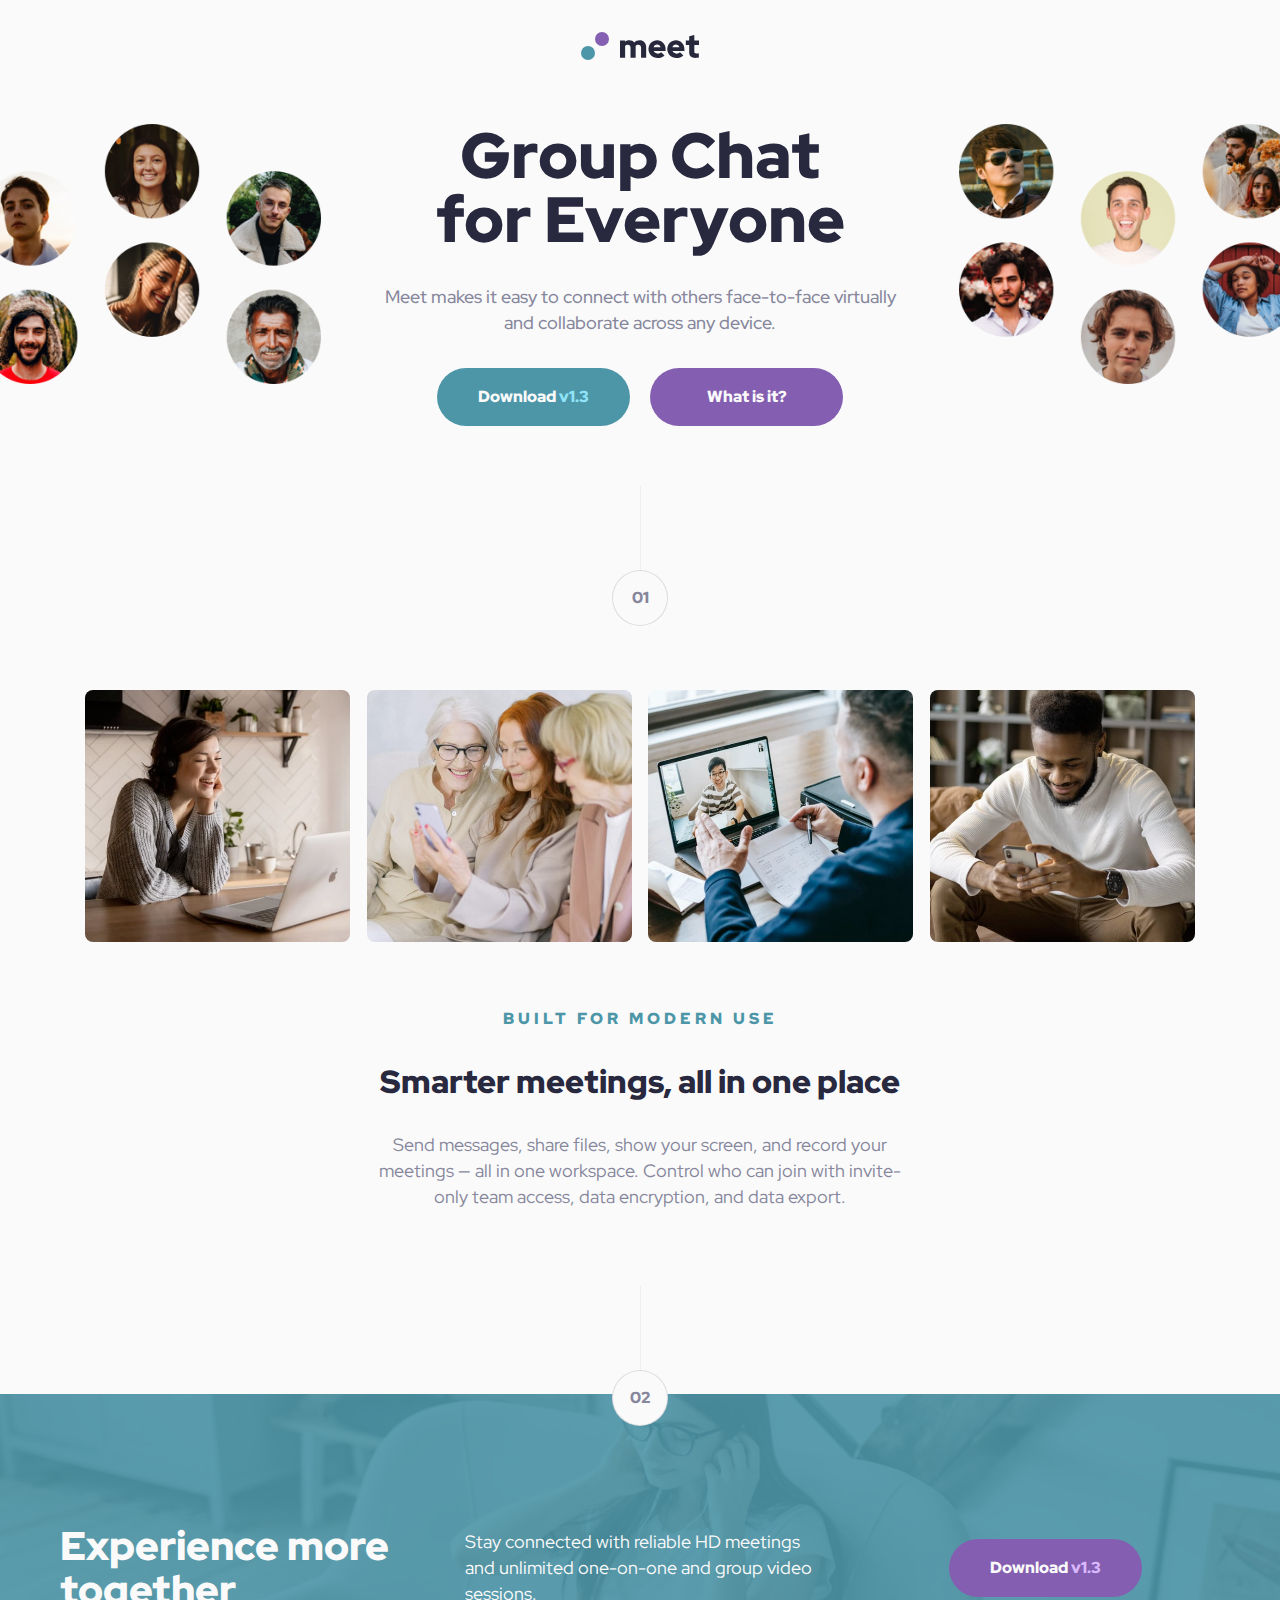
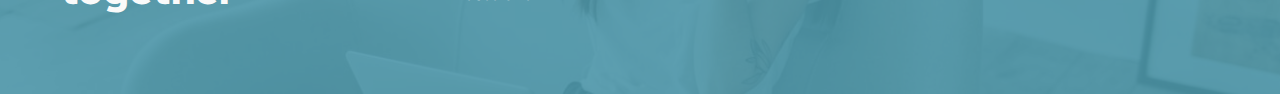
<file: index.html>
<!DOCTYPE html>
<html lang="en">
<head>
  <meta charset="UTF-8">
  <meta name="viewport" content="width=device-width, initial-scale=1.0">
  <link rel="icon" type="image/png" sizes="32x32" href="./assets/images/favicon-32x32.png">
  <link rel="stylesheet" href="./assets/css/style.css" />
  <script defer src="./assets/js/script.js"></script>
  <title>Meet Landing Page</title>
</head>
<body>
  <header class="site-header">
    <div class="grid">
      <img class="logo" src="./assets/images/logo.svg" alt="Meet" />
    </div>
  </header>
  <main class="main">
    <section class="section pb-0">
      <div class="hero grid mb-4">
        <div class="hero-left">
          <img src="./assets/images/desktop/image-hero-left.png" alt="Meet" />
        </div>
        <div class="hero-content text-center mb-4">
          <h1 class="text-dark fs-xxl fw-black line-height-big mb-2">Group Chat <br /> for Everyone</h1>
          <p class="fw-medium mb-2">Meet makes it easy to connect with others face-to-face virtually and collaborate across any device.</p>
          <a target="_blank" href="https://github.com/HackMort/Meet-Landing-FrontEnd-Mentor" class="gh-link btn btn-primary bg-green text-white fs-sm fw-black mb-1">Download <span class="version text-lightblue">v1.3</span></a>
          <a href="#main-content" class="smooth-link btn btn-secondary bg-purple text-white fs-sm fw-black mb-1">What is it?</a>
        </div>
        <div class="hero-right">
          <img src="./assets/images/desktop/image-hero-right.png" alt="Meet" />
        </div>
      </div>
      <div id="main-content" class="container">
        <p class="number number-centered text-gray fs-sm fw-black mb-4">01</p>
        <div class="grid images mb-4">
          <div class="col"><img src="./assets/images/desktop/image-woman-in-videocall.jpg" alt="image-woman-in-videocall" /></div>
          <div class="col"><img src="./assets/images/desktop/image-women-videochatting.jpg" alt="image-women-videochatting" /></div>
          <div class="col"><img src="./assets/images/desktop/image-men-in-meeting.jpg" alt="image-men-in-meeting" /></div>
          <div class="col"><img src="./assets/images/desktop/image-man-texting.jpg" alt="/image-man-texting" /></div>
        </div>
        <div class="intro text-center mb-8">
          <p class="text-green text-uppercase fs-sm fw-black letter-spacing-4 mb-2">Built for modern use</p>
          <h2 class="text-dark fs-lg fw-black line-height-medium mb-2">Smarter meetings, all in one place</h2>
          <p>Send messages, share files, show your screen, and record your meetings — all in one workspace. Control who can join with invite-only team access, data encryption, and data export.</p>
        </div>
      </div>
    </section>
  </main>
  <footer class="site-footer">
    <p class="number number-centered text-gray fs-sm fw-black">02</p>
    <div class="banner grid">
      <div>
        <p class="text-white line-height-large fs-xl fw-black">Experience more together</p>
      </div>
      <div>
        <p class="text-white fs-24 fw-normal">Stay connected with reliable HD meetings and unlimited one-on-one and group video sessions.</p>
      </div>
      <div>
        <a target="_blank" href="https://github.com/HackMort/Meet-Landing-FrontEnd-Mentor" class="btn btn-secondary bg-purple text-white fs-sm fw-black mb-1">Download <span class="version text-lightpurple">v1.3</span></a>
      </div>
    </div>
  </footer>
</body>
</html>
</file>
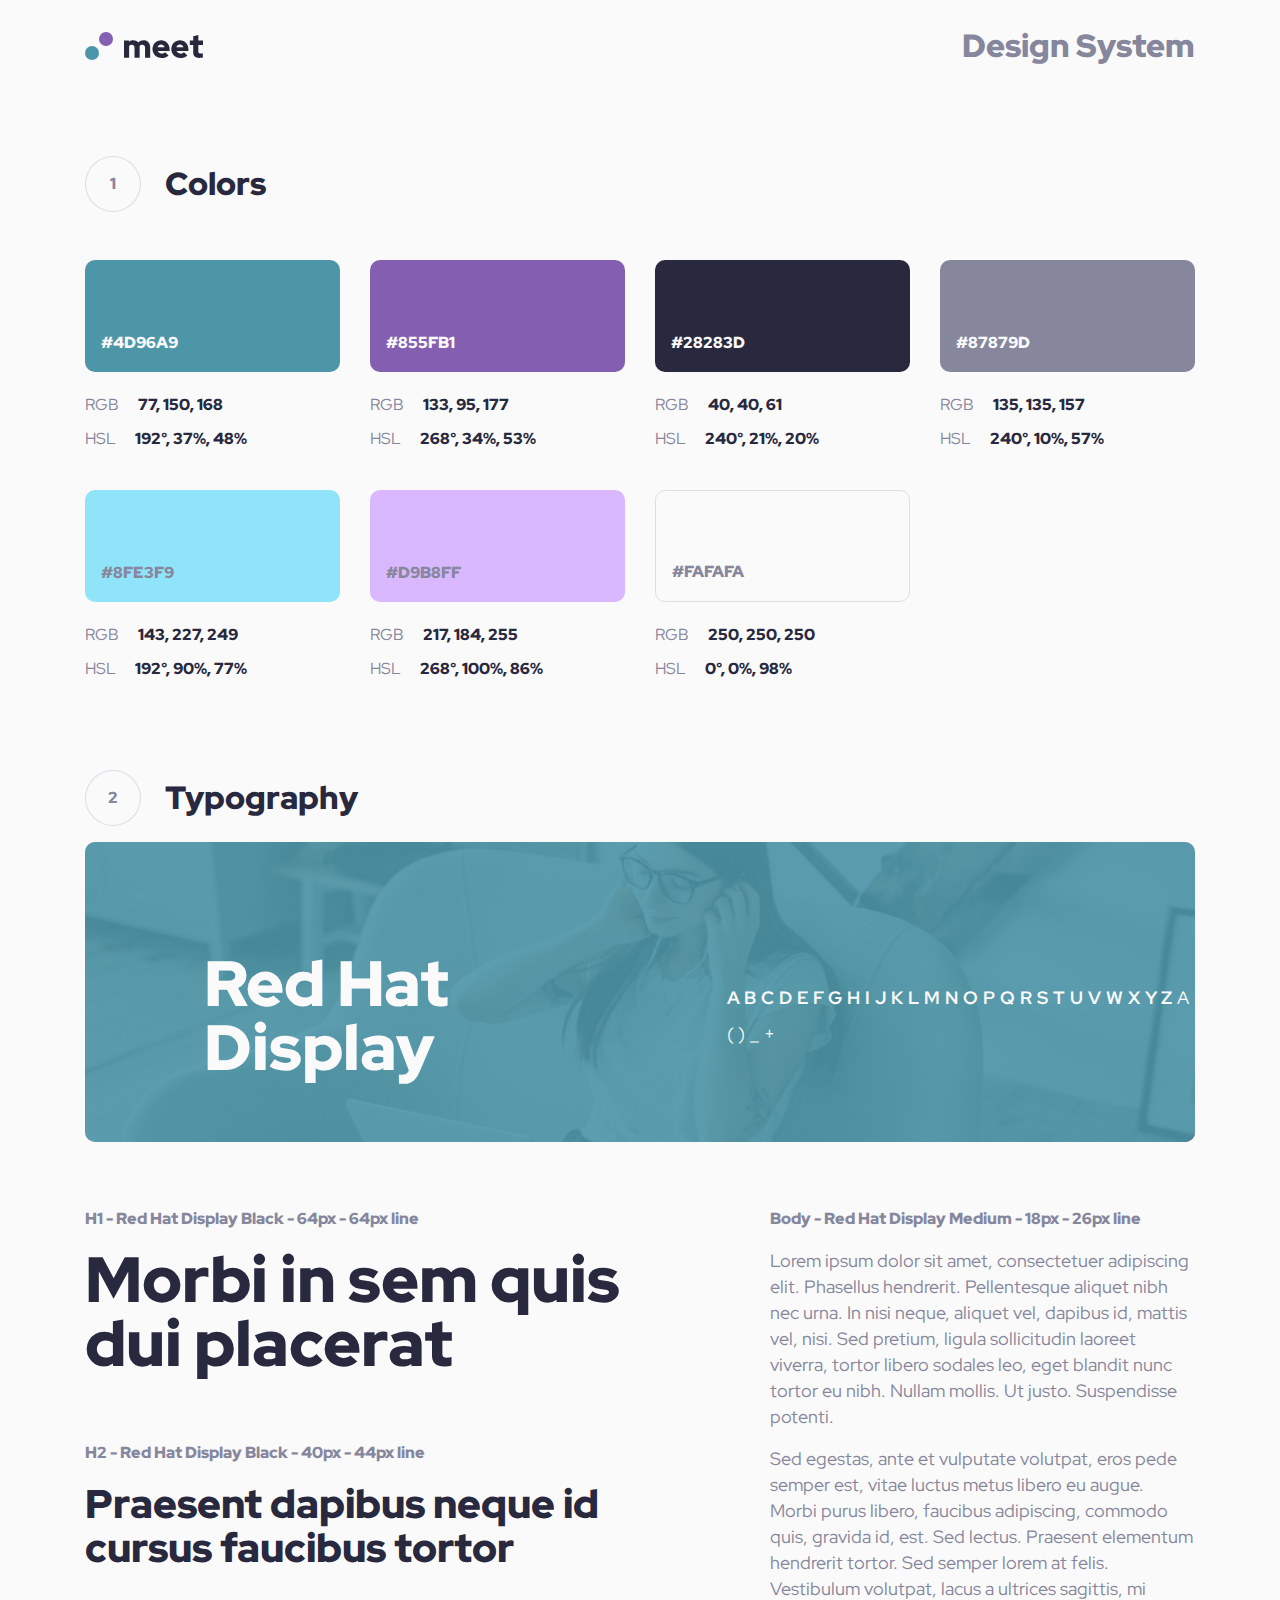
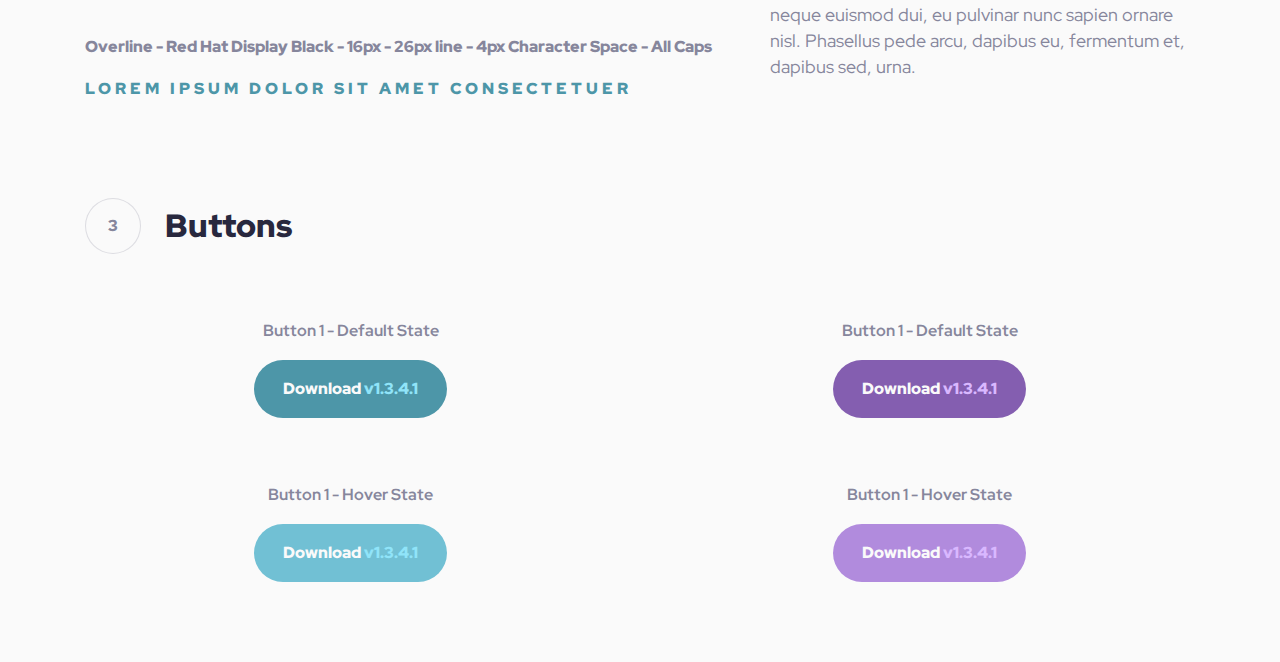
<file: design-system.html>
<!DOCTYPE html>
<html lang="en">

  <head>
    <meta charset="UTF-8">
    <meta name="viewport" content="width=device-width, initial-scale=1.0">
    <link rel="icon" type="image/png" sizes="32x32" href="./assets/favicon-32x32.png">
    <link rel="stylesheet" href="./assets/css/style.css" />
    <script defer src="./assets/js/script.js"></script>
    <title>Design System</title>
  </head>
  <body>
    <header class="header">
      <div class="container flex design-header">
        <img class="logo" src="./assets/images/logo.svg" alt="Meet" />
        <h1 class="text-gray fs-lg fw-black">Design System</h1>
      </div>
    </header>
    <div class="container">
      <h2 class="numbered-title flex text-dark fs-lg fw-black">
        <span class="number text-gray fs-sm fw-black">1</span> Colors
      </h2>
      <section class="section colors flex">
        <div class="pallete-box">
          <div class="bg-sample border-radius bg-green text-white">#4D96A9</div>
          <p>RGB <span class="text-dark fw-black">77, 150, 168</span></p>
          <p>HSL <span class="text-dark fw-black">192°, 37%, 48%</span></p>
        </div>
        <div class="pallete-box">
          <div class="bg-sample border-radius bg-purple text-white">#855FB1</div>
          <p>RGB <span class="text-dark fw-black">133, 95, 177</span></p>
          <p>HSL <span class="text-dark fw-black">268°, 34%, 53%</span></p>
        </div>
        <div class="pallete-box">
          <div class="bg-sample border-radius bg-dark text-white">#28283D</div>
          <p>RGB <span class="text-dark fw-black">40, 40, 61</span></p>
          <p>HSL <span class="text-dark fw-black">240°, 21%, 20%</span></p>
        </div>
        <div class="pallete-box">
          <div class="bg-sample border-radius bg-gray text-white">#87879D</div>
          <p>RGB <span class="text-dark fw-black">135, 135, 157</span></p>
          <p>HSL <span class="text-dark fw-black">240°, 10%, 57%</span></p>
        </div>
        <div class="pallete-box">
          <div class="bg-sample border-radius bg-lightblue text-gray">#8FE3F9</div>
          <p>RGB <span class="text-dark fw-black">143, 227, 249</span></p>
          <p>HSL <span class="text-dark fw-black">192°, 90%, 77%</span></p>
        </div>
        <div class="pallete-box">
          <div class="bg-sample border-radius bg-lightpurple text-gray">#D9B8FF</div>
          <p>RGB <span class="text-dark fw-black">217, 184, 255</span></p>
          <p>HSL <span class="text-dark fw-black">268°, 100%, 86%</span></p>
        </div>
        <div class="pallete-box">
          <div class="bg-sample border-radius bg-white text-gray" style="border: 1px solid #DFDFDF;">#FAFAFA</div>
          <p>RGB <span class="text-dark fw-black">250, 250, 250</span></p>
          <p>HSL <span class="text-dark fw-black">0°, 0%, 98%</span></p>
        </div>
      </section>
      <h2 class="numbered-title flex text-dark fs-lg fw-black">
        <span class="number text-gray fs-sm fw-black">2</span> Typography
      </h2>
      <section class="section typography">
        <div class="banner border-radius grid">
          <div>
            <p class="text-white line-height-big fs-xxl fw-black">Red Hat Display</p>
          </div>
          <div>
            <p class="text-white fs-24 fw-normal text-uppercase line-height-medium letter-spacing-5">
              <span class="fw-bold">ABCDEFGHIJKLMNOPQRSTUVWXYZ</span>abcdefghijklmnopqrstuvwxyz1234567890!@#$%^&*()_+
            </p>
          </div>
        </div>
        <div class="fonts grid">
          <div>
            <p class="text-gray fs-sm fw-black">H1 - Red Hat Display Black - 64px - 64px line</p>
            <p class="text-dark fs-xxl fw-black line-height-big  mb-4">Morbi in sem
              quis dui placerat</p>
            <p class="text-gray fs-sm fw-black">H2 - Red Hat Display Black - 40px - 44px line</p>
            <p class="text-dark fs-xl fw-black line-height-large mb-4">Praesent dapibus neque id cursus faucibus tortor </p>
            <p class="text-gray fs-sm fw-black">Overline - Red Hat Display Black - 16px - 26px line - 4px Character Space - All Caps</p>
            <p class="text-green text-uppercase fs-sm fw-black letter-spacing-4">Lorem ipsum dolor sit amet consectetuer</p>
          </div>
          <div>
            <p class="text-gray fs-sm fw-black">Body - Red Hat Display Medium - 18px - 26px line</p>
            <p>
              Lorem ipsum dolor sit amet, consectetuer adipiscing elit. Phasellus hendrerit. Pellentesque aliquet nibh nec urna. In nisi neque, aliquet vel, dapibus id, mattis vel, nisi. Sed pretium, ligula sollicitudin laoreet viverra, tortor libero sodales leo, eget blandit nunc tortor eu nibh. Nullam mollis. Ut justo. Suspendisse potenti.
            </p>
            <p>Sed egestas, ante et vulputate volutpat, eros pede semper est, vitae luctus metus libero eu augue. Morbi purus libero, faucibus adipiscing, commodo quis, gravida id, est. Sed lectus. Praesent elementum hendrerit tortor. Sed semper lorem at felis. Vestibulum volutpat, lacus a ultrices sagittis, mi neque euismod dui, eu pulvinar nunc sapien ornare nisl. Phasellus pede arcu, dapibus eu, fermentum et, dapibus sed, urna.</p>
          </div>
        </div>
      </section>
      <h2 class="numbered-title flex text-dark fs-lg fw-black">
        <span class="number text-gray fs-sm fw-black">3</span> Buttons
      </h2>
      <section class="section">
        <div class="buttons grid">
          <div class="text-center">
            <p class="text-gray fs-sm fw-bold">Button 1 - Default State</p>
            <button class="btn btn-primary bg-green text-white fs-sm fw-black mb-4">Download <span class="version text-lightblue">v1.3.4.1</span></button>
            <p class="text-gray fs-sm fw-bold">Button 1 - Hover State</p>
            <button class="btn btn-primary btn-primary-hover bg-green text-white fs-sm fw-black">Download <span class="version text-lightblue">v1.3.4.1</span></button>
          </div>
          <div class="text-center">
            <p class="text-gray fs-sm fw-bold">Button 1 - Default State</p>
            <button class="btn btn-secondary bg-purple text-white fs-sm fw-black mb-4">Download <span class="version text-lightpurple">v1.3.4.1</span></button>
            <p class="text-gray fs-sm fw-bold">Button 1 - Hover State</p>
            <button class="btn btn-secondary-hover bg-purple text-white fs-sm fw-black">Download  <span class="version text-lightpurple">v1.3.4.1</span></button>
          </div>
        </div>
      </section>
    </div>
  </body>

</html>
</file>
<file: assets/css/style.css>
/* Imports */
@import url('./reset.css');
@import url('https://fonts.googleapis.com/css2?family=Red+Hat+Display:wght@400;500;700;900&display=swap');
/* Custom Properties */
:root {
  /* Colors */
  --clr-green: 192 37% 48%;
  --clr-purple: 268 34% 53%;
  --clr-dark: 240 21% 20%;
  --clr-gray: 240 10% 57%;
  --clr-lightblue: 192 90% 77%;
  --clr-lightpurple: 268 100% 86%;
  --clr-white: 0 0% 98%;
  --clr-btn-primary-hover: #71C0D4;
  --clr-btn-secondary-hover: #B18BDD;
  /* Font-Families */
  --ff-red-hat-display: 'Red Hat Display', sans-serif;
  /* Font-Weights */
  --fw-normal: 400;
  --fw-medium: 500;
  --fw-bold: 700;
  --fw-black: 900;
  /* Font-Sizes */
  --fs-xs: 0.85rem;
  --fs-sm: 1rem;
  --fs-md: 1.125rem; /* 18px */
  --fs-24: 1.5rem; /* 24px */
  --fs-lg: 1.5rem;
  --fs-xl: 2rem;
  --fs-xxl: 2.5rem;
}
/* Generic Stuff */
body {
  font-family: var(--ff-red-hat-display);
  font-size: var(--fs-md);
  color: hsl( var(--clr-gray) );
  background-color: hsl( var(--clr-white) );
  line-height: 1.625rem; /* 26px */
  display: grid;
  grid-template-rows: min-content 1fr;
  overflow-x: hidden;
}
p {
  margin-bottom: 1rem;
}
/* Utility Classes */
.block  {
  display: block;
}
.flex {
  display: flex;
  gap: var(--gap, 1rem);
}
.grid {
  display: grid;
  gap: var(--gap, 1rem);
}
.container {
  max-width: 75rem;
  margin-inline: auto;
  padding-inline: 2.5em;
}
.sr-only {
  position: absolute;
  width: 1px;
  height: 1px;
  padding: 0;
  margin: -1px;
  overflow: hidden;
  clip: rect(0, 0, 0, 0);
  white-space: nowrap;
  border: 0;
}
/* Background Colors */
.bg-green {
  background-color: hsl(var(--clr-green));
}
.bg-purple {
  background-color: hsl(var(--clr-purple));
}
.bg-dark {
  background-color: hsl(var(--clr-dark));
}
.bg-gray {
  background-color: hsl(var(--clr-gray));
}
.bg-lightblue {
  background-color: hsl(var(--clr-lightblue));
}
.bg-lightpurple {
  background-color: hsl(var(--clr-lightpurple));
}
.bg-white {
  background-color: hsl(var(--clr-white));
}
/* Text Colors */
.text-green {
  color: hsl(var(--clr-green));
}
.text-purple {
  color: hsl(var(--clr-purple));
}
.text-dark {
  color: hsl(var(--clr-dark));
}
.text-gray {
  color: hsl(var(--clr-gray));
}
.text-lightblue {
  color: hsl(var(--clr-lightblue));
}
.text-lightpurple {
  color: hsl(var(--clr-lightpurple));
}
.text-white {
  color: hsl(var(--clr-white));
}
/* Font Size Classes */
.fs-xs {
  font-size: var(--fs-xs);
}
.fs-sm {
  font-size: var(--fs-sm);
}
.fs-md {
  font-size: var(--fs-md);
}
.fs-lg {
  font-size: var(--fs-lg);
}
.fs-xl {
  font-size: var(--fs-xl);
}
.fs-xxl {
  font-size: var(--fs-xxl);
}
/* Font Weight Classes */
.fw-normal {
  font-weight: var(--fw-normal);
}
.fw-medium {
  font-weight: var(--fw-medium);
}
.fw-bold {
  font-weight: var(--fw-bold);
}
.fw-black {
  font-weight: var(--fw-black);
}
/* Text Styles */
.text-center {
  text-align: center;
}
.text-left {
  text-align: left;
}
.text-right {
  text-align: right;
}
.text-uppercase {
  text-transform: uppercase;
}
.letter-spacing-4 {
  letter-spacing: 0.25rem;
}
.letter-spacing-5 {
  letter-spacing: 0.31rem;
}
.line-height-normal {
  line-height: 1.625rem; /* 26px */
}
.line-height-medium {
  line-height: 1.8rem;
}
.line-height-large {
  line-height: 2rem;
}
.line-height-big {
  line-height: 2.5rem;
}
/* Margins */
.mb-1 {
  margin-bottom: 1rem;
}
.mb-2 {
  margin-bottom: 2rem;
}
.mb-4 {
  margin-bottom: 4rem;
}
.mb-8 {
  margin-bottom: 8rem;
}
/* Border Radius */
.border-radius {
  border-radius: 0.625rem; /* 10px */
}
/* Button Styles */
.btn {
  display: inline-block;
  padding: 1rem;
  border: 0;
  border-radius: 1.81rem; /* 29px */
  color: hsl( var(--clr-white) );
  cursor: pointer;
  height: 58px;
  margin-inline: 0.5rem;
  transition: background-color 0.3s ease;
  text-align: center;
  text-decoration: none;
  width: 193px;
}
.btn-primary-hover,
.btn-primary:hover,
.btn-primary:focus {
  background-color: var(--clr-btn-primary-hover);
}
.btn-secondary-hover,
.btn-secondary:hover,
.btn-secondary:focus {
  background-color: var(--clr-btn-secondary-hover);
}
/* Design System Styles */
.design-header {
  align-items: center;
  justify-content: space-between;
  margin-bottom: 4rem;
  padding-top: 2rem;
  padding-bottom: 2rem;
}
.section {
  padding-bottom: 5rem;
}
.pb-0 {
  padding-bottom: 0;
}
.colors {
  flex-wrap: wrap;
  gap: 1.875rem;
}
.pallete-box {
  font-size: var(--fs-sm);
  width: 255px;
}
.pallete-box p {
  margin-bottom: 0.5rem;
}
.bg-sample {
  display: flex;
  flex-direction: column;
  align-items: flex-start;
  justify-content: flex-end;
  font-size: var(--fs-sm);
  font-weight: var(--fw-black);
  height: 112px;
  margin-bottom: 1.25rem;
  padding: 1rem;
}
.pallete-box p span {
  margin-left: 1rem;
  display: inline-block;
}
.numbered-title {
  gap: 1.5rem;
  place-items: center;
  margin-bottom: 3rem;
}
.number {
  position: relative;
  display: inline-grid;
  place-items: center;
  aspect-ratio: 1;
  background-color: hsl(var(--clr-white));
  border: 1px solid hsl(var(--clr-gray) / 0.25);
  border-radius: 50%;
  height: 56px;
  width: 56px;
  z-index: 2;
}
.number-centered {
  display: grid;
  margin-inline: auto;
}
.number-centered::before {
  content: "";
  position: absolute;
  top: -85px;
  left: 0;
  right: 0;
  background-color : hsl(var(--clr-gray) / 0.1);
  margin-inline: auto;
  height: 85px;
  width: 1px;
}
.banner {
  position: relative;
  background-image: url('../../assets/images/mobile/image-footer.jpg');
  background-repeat: no-repeat;
  background-position: center top;
  background-size: cover;
  grid-auto-columns: minmax(0, 1fr);
  grid-auto-flow: row;
  place-items: center;
  gap: 0;
  margin-top: -2rem;
  min-height: 380px;
  padding-top: 5rem;
  padding-bottom: 1rem;
  padding-inline: 3rem;
  text-align: center;
}
.banner::before {
  content: '';
  background-color: hsla( var(--clr-green) / 0.9 );
  border-radius: inherit;
  position: absolute;
  top: 0;
  left: 0;
  width: 100%;
  height: 100%;
  z-index: 1;
}
.banner > div {
  z-index: 2;
}
.banner > div:not(.col) {
  max-width: 350px;
  word-wrap: break-word;
}
.fonts {
  grid-template-columns: repeat(1, 1.5fr 1fr);
  margin-top: 4rem;
  gap: 3rem;
}
.buttons {
  grid-template-columns: repeat(2, 1fr);
  margin-top: 4rem;
  gap: 3rem;
}
/* Header */
.site-header {
  padding: 2rem;
  margin-bottom: 2rem;
}
.site-header .grid {
  place-items: center;
}
/* Hero Section */
.hero {
  grid-template-columns: repeat(2, 1fr);
  gap: 0rem;
  row-gap: 2rem;
}
.hero-left {
  grid-area: 1 / 1 / 2 / 2;
}
.hero-content {
  padding-inline: 2.5rem;
  grid-area: 2 / 1 / 3 / 3;
}
.hero-right {
  grid-area: 1 / 2 / 2 / 3;
}
.hero-left img {
  position: relative;
  left: -5%;
}
.hero-right img {
  position: relative;
  right: -5%;
  margin-left: auto;
}
/* Images Section */
.images {
  grid-template-columns: repeat(2, 1fr);
  gap: 1rem;
}
.images img {
  border-radius: 8px;
}
/* Intro Section */
.intro {
  margin-inline: auto;
  max-width: 540px;
}
/* Footer Section */
.site-footer {
  position: relative;
}
.site-footer .number-centered {
  margin-top: 2rem;
  margin-bottom: 0;
}
/* Media Queries */
@media all and (min-width: 640px) {
  .banner {
    background-image: url('../../assets/images/tablet/image-footer.jpg');
  }
  .images {
    grid-template-columns: repeat(4, 1fr);
  }
}
@media all and (min-width: 1024px) {
  :root {
    /* Font-Sizes */
    --fs-lg: 2rem; /* 32px */
    --fs-xl: 2.5rem; /* 40px */
    --fs-xxl: 4rem; /* 64px */
  }
  .hero {
    grid-template-columns: repeat(3, 1fr);
    gap: 2rem;
  }
  .hero-left {
    grid-area: 1 / 1 / 2 / 2;
  }
  .hero-content {
    grid-area: 1 / 2 / 1 / 2;
    margin-inline: auto;
    padding: 0;
    width: 540px;
  }
  .hero-right {
    grid-area: 1 / 3 / 1 / 3;
  }
  .banner {
    background-image: url('../../assets/images/desktop/image-footer.jpg');
    grid-auto-flow: column;
    text-align: left;
    padding-top: 6rem;
    padding-bottom: 2rem;
    min-height: 300px;
    gap: 2rem;
  }
  .banner > div:not(.col) {
    display: flex;
    align-items: center;
    min-height: 130px;
  }
  .line-height-medium {
    line-height: 2.25rem; /* 36px */
  }
  .line-height-large {
    line-height: 2.75rem; /* 44px */
  }
  .line-height-big {
    line-height: 4rem; /* 44px */
  }
}
@media all and (min-width: 768px) and (max-width: 1024px) {
  .banner > div:not(.col) {
    max-width: 100%;
  }
}
</file>
